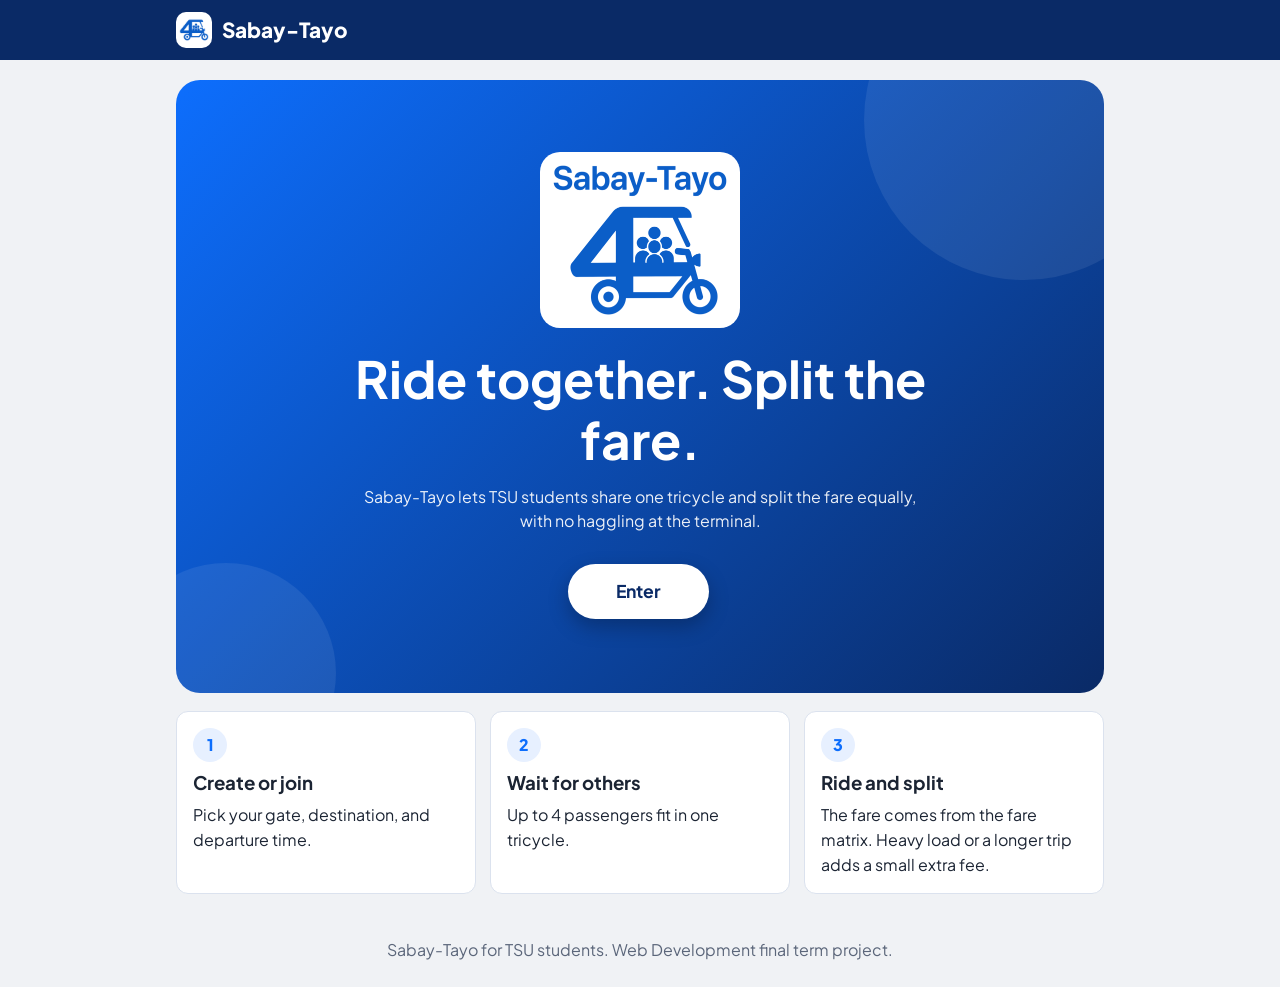
<file: index.html>
<!DOCTYPE html>
<html lang="en">
<head>
  <meta charset="utf-8">
  <meta name="viewport" content="width=device-width, initial-scale=1">
  <title>Welcome | Sabay-Tayo TSU Tricycle Fare Splitter</title>
  <meta name="theme-color" content="#0a2a66">
  <meta name="description" content="Split tricycle fares with other TSU students. Join or create a ride group.">
  <link rel="icon" href="data:image/svg+xml,<svg xmlns='http://www.w3.org/2000/svg' viewBox='0 0 100 100'><text y='.9em' font-size='90'>🛺</text></svg>">
  <link rel="stylesheet" href="https://fonts.googleapis.com/css2?family=Plus+Jakarta+Sans:wght@400;600;800&display=swap">
  <link rel="stylesheet" href="style.css">
</head>
<body>
  <header>
    <div class="bar">
      <span class="logo"><img class="mark" src="logo-icon.png" alt="" width="36" height="36">Sabay-Tayo</span>
      <div class="bar-right">
        <div id="session" hidden>
          <span id="who"></span>
          <button class="btn light" id="logout" type="button">Sign out</button>
        </div>
      </div>
    </div>
  </header>

  <main>
    <section class="hero2">
      <img class="herologo" src="logo.png" alt="Sabay-Tayo logo: a tricycle carrying a group of passengers" width="720" height="623">
      <h1>Ride together. Split the fare.</h1>
      <p>Sabay-Tayo lets TSU students share one tricycle and split the fare equally, with no haggling at the terminal.</p>
      <a class="btn enter" href="auth.html">Enter</a>
    </section>

    <section class="steps">
      <div class="card">
        <div class="step">1</div>
        <h3>Create or join</h3>
        <p>Pick your gate, destination, and departure time.</p>
      </div>
      <div class="card">
        <div class="step">2</div>
        <h3>Wait for others</h3>
        <p>Up to 4 passengers fit in one tricycle.</p>
      </div>
      <div class="card">
        <div class="step">3</div>
        <h3>Ride and split</h3>
        <p>The fare comes from the fare matrix. Heavy load or a longer trip adds a small extra fee.</p>
      </div>
    </section>
  </main>

  <footer>
    <p>Sabay-Tayo for TSU students. Web Development final term project.</p>
  </footer>
</body>
</html>
</file>
<file: style.css>
/* ---------- Colors (CSS variables) ---------- */
:root {
  --blue: #0d6efd;
  --navy: #0a2a66;
  --green: #198754;
  --red: #dc3545;
  --bg: #f0f2f5;
  --text: #1b2433;
}

/* ---------- Base ---------- */
* {
  box-sizing: border-box;
  margin: 0;
  padding: 0;
}

body {
  font-family: "Plus Jakarta Sans", system-ui, Arial, sans-serif;
  background: var(--bg);
  color: var(--text);
  line-height: 1.55;
  overflow-x: hidden;
}

main {
  max-width: 960px;
  margin: 20px auto;
  padding: 0 16px;
}

h1,
h2,
h3 {
  line-height: 1.2;
  margin-bottom: 8px;
}

footer {
  text-align: center;
  padding: 24px;
  color: #5b667a;
}

[hidden] {
  display: none !important;
}

/* ---------- Header ---------- */
header {
  background: var(--navy);
  color: #fff;
}

.bar {
  max-width: 960px;
  margin: auto;
  padding: 12px 16px;
  display: flex;
  justify-content: space-between;
  align-items: center;
  flex-wrap: wrap;
  gap: 8px;
}

.logo {
  display: flex;
  align-items: center;
  gap: 10px;
  font-weight: 800;
  font-size: 1.3rem;
}

/* the small logo in the header */
.mark {
  display: block;
  width: 36px;
  height: 36px;
  border-radius: 10px;
  background: #fff;
}

.bar-right {
  display: flex;
  align-items: center;
  gap: 10px;
}

#session {
  display: flex;
  align-items: center;
  gap: 10px;
}

#install {
  margin: 0;
  padding: 6px 12px;
}

#session .btn {
  margin: 0;
  padding: 6px 12px;
}

/* ---------- Buttons ---------- */
.btn {
  display: inline-block;
  border: 0;
  border-radius: 10px;
  padding: 10px 16px;
  font: inherit;
  font-weight: 700;
  cursor: pointer;
  background: var(--blue);
  color: #fff;
  text-decoration: none;
  margin: 2px 4px 2px 0;
  transition: background-color 0.3s ease, transform 0.3s ease;
}

.btn:hover {
  transform: scale(1.05);
}

.btn.light {
  background: #fff;
  color: var(--navy);
}

.btn.line {
  border: 1px solid #b8c3d6;
}

.btn.green {
  background: var(--green);
}

.btn.red {
  background: var(--red);
}

.btn.full {
  width: 100%;
  margin: 6px 0 0;
}

/* ---------- Cards and grid ---------- */
.card {
  background: #fff;
  border-radius: 12px;
  padding: 16px;
  border: 1px solid #dbe2ee;
  margin-bottom: 14px;
  transition: transform 0.3s ease, box-shadow 0.3s ease;
}

.card.ready {
  border: 2px solid var(--green);
}

.card.waiting {
  border: 2px solid var(--red);
}

.card.clickable {
  cursor: pointer;
}

/* 1 column on phones, 2 columns on tablets, 3 columns on laptops */
.grid {
  display: grid;
  grid-template-columns: 1fr;
  gap: 14px;
}

.grid .card {
  margin: 0;
}

.grid .card:hover {
  transform: translateY(-4px);
  box-shadow: 0 6px 16px rgba(0, 0, 0, 0.12);
}

.grid .empty-card {
  grid-column: 1 / -1;
}

.row {
  display: flex;
  justify-content: space-between;
  align-items: center;
  gap: 8px;
  margin: 6px 0;
}

.center {
  text-align: center;
}

.small {
  font-size: 0.85rem;
  color: #5b667a;
}

/* ---------- Badges and avatars ---------- */
.badge {
  display: inline-block;
  padding: 2px 10px;
  border-radius: 99px;
  font-size: 0.8rem;
  font-weight: 700;
  color: #fff;
  background: var(--blue);
}

.badge.ready {
  background: var(--green);
}

.badge.urgent {
  background: var(--red);
}

.badge.wait {
  background: #e08a00;
}

.av {
  display: inline-flex;
  align-items: center;
  justify-content: center;
  width: 26px;
  height: 26px;
  border-radius: 50%;
  background: #e7f0ff;
  color: var(--navy);
  font-size: 0.75rem;
  font-weight: 800;
  margin-right: 4px;
}

.av.empty {
  background: #f0f2f5;
  color: #8a94a6;
}

/* ---------- Messages and banners ---------- */
.msg {
  margin-top: 10px;
  font-weight: 700;
}

.err {
  color: var(--red);
}

.banner {
  background: #e6f4ec;
  border: 1px solid var(--green);
  color: #0d5a35;
  border-radius: 12px;
  padding: 12px;
  font-weight: 700;
  margin-bottom: 12px;
}

.banner.red {
  background: #fdecee;
  border-color: var(--red);
  color: #8f1d29;
}

.poll {
  background: #fff8e6;
  border: 1px solid #f0c36d;
  border-radius: 12px;
  padding: 12px;
  margin: 10px 0;
  text-align: left;
}

.check {
  width: 72px;
  height: 72px;
  border-radius: 50%;
  background: #e6f4ec;
  color: var(--green);
  display: flex;
  align-items: center;
  justify-content: center;
  font-size: 2.2rem;
  margin: 8px auto;
}

/* The QR code: white box with a border. Tap it to make it bigger. */
.qrbox {
  width: 220px;
  max-width: 100%;
  margin: 10px auto;
  border: 1px solid #dbe2ee;
  border-radius: 12px;
  background: #fff;
  cursor: zoom-in;
  transition: width 0.3s ease;
}

.qrbox.big {
  width: 420px;
  cursor: zoom-out;
}

.qrsvg {
  display: block;
  width: 100%;
  height: auto;
}

/* ---------- Forms ---------- */
label {
  display: block;
  font-weight: 700;
  margin: 12px 0 4px;
}

input,
select,
textarea {
  width: 100%;
  padding: 10px;
  border: 1px solid #b8c3d6;
  border-radius: 10px;
  font: inherit;
}

input[type=radio] {
  width: auto;
}

a:focus,
button:focus,
input:focus,
select:focus {
  outline: 3px solid #ffc107;
  outline-offset: 2px;
}

fieldset {
  border: 0;
  padding: 0;
}

legend {
  font-weight: 700;
  margin: 12px 0 4px;
  padding: 0;
}

/* ---------- Tables ---------- */
table {
  width: 100%;
  border-collapse: collapse;
  background: #fff;
  margin: 10px 0;
}

main > table {
  display: block;
  overflow-x: auto;
  width: 100%;
}

th,
td {
  padding: 10px;
  border: 1px solid #dbe2ee;
  text-align: left;
}

th {
  background: #e7f0ff;
}

caption {
  text-align: left;
  font-weight: 700;
  padding: 4px 0;
}

td input {
  width: 90px;
  padding: 6px;
}

.scroll {
  overflow-x: auto;
  width: 100%;
}

/* ---------- Home page ---------- */
.hero2 {
  background: linear-gradient(135deg, #0d6efd 0%, #0a2a66 100%);
  color: #fff;
  border-radius: 24px;
  padding: 72px 24px;
  text-align: center;
  margin-top: 8px;
  position: relative;
  overflow: hidden;
}

.hero2::before,
.hero2::after {
  content: "";
  position: absolute;
  border-radius: 50%;
  background: rgba(255, 255, 255, 0.08);
}

.hero2::before {
  width: 320px;
  height: 320px;
  top: -120px;
  right: -80px;
}

.hero2::after {
  width: 220px;
  height: 220px;
  bottom: -90px;
  left: -60px;
}

.hero2 h1,
.hero2 p,
.hero2 a {
  position: relative;
}

/* the big logo on the welcome page */
.herologo {
  display: block;
  width: 200px;
  max-width: 60%;
  height: auto;
  margin: 0 auto 20px;
  padding: 10px;
  border-radius: 20px;
  background: #fff;
  position: relative;
}

.hero2 h1 {
  font-size: 2.2rem;
  margin: 0 auto 14px;
  max-width: 16ch;
}

.hero2 p {
  max-width: 48ch;
  margin: 0 auto 28px;
  opacity: 0.92;
}

.btn.enter {
  background: #fff;
  color: var(--navy);
  padding: 14px 48px;
  font-size: 1.1rem;
  border-radius: 999px;
  box-shadow: 0 8px 20px rgba(0, 0, 0, 0.25);
}

.steps {
  display: grid;
  grid-template-columns: 1fr;
  gap: 14px;
  margin: 18px 0;
}

.steps .card {
  margin: 0;
}

.step {
  display: flex;
  align-items: center;
  justify-content: center;
  width: 34px;
  height: 34px;
  border-radius: 50%;
  background: #e7f0ff;
  color: var(--blue);
  font-weight: 800;
  margin-bottom: 10px;
}

/* ---------- Log in / sign up page ---------- */
.authbox {
  max-width: 440px;
  margin: 24px auto;
}

.authbox .card {
  padding: 24px;
}

.seg {
  display: flex;
  background: #e3e8f1;
  border-radius: 12px;
  padding: 4px;
  gap: 4px;
  margin: 14px 0;
}

.seg button {
  flex: 1;
  border: 0;
  background: none;
  padding: 10px;
  border-radius: 9px;
  font: inherit;
  font-weight: 700;
  color: #4a5568;
  cursor: pointer;
}

.seg button.on {
  background: #fff;
  color: var(--blue);
  box-shadow: 0 1px 3px rgba(0, 0, 0, 0.15);
}

.pills {
  display: flex;
  gap: 10px;
}

.pills label {
  flex: 1;
  margin: 0;
  border: 2px solid #cbd5e1;
  border-radius: 12px;
  padding: 10px;
  text-align: center;
  cursor: pointer;
  background: #fff;
}

/* ---------- Admin page ---------- */
.photobox {
  background: #fff;
  border: 1px solid #dbe2ee;
  border-radius: 14px;
  padding: 16px;
  margin-top: 14px;
}

.photobox img {
  display: block;
  max-width: 100%;
  margin-bottom: 10px;
}

/* ---------- Ride tracker (progress steps) ---------- */
.tracker {
  list-style: none;
  display: flex;
  justify-content: space-between;
  gap: 4px;
  margin: 14px 0 8px;
}

.tracker li {
  flex: 1;
  text-align: center;
  font-size: 0.72rem;
  color: #8a94a6;
  position: relative;
}

.tracker li span {
  display: flex;
  align-items: center;
  justify-content: center;
  width: 28px;
  height: 28px;
  margin: 0 auto 4px;
  border-radius: 50%;
  background: #e3e8f1;
  color: #5b667a;
  font-weight: 800;
  font-size: 0.8rem;
  position: relative;
  z-index: 1;
}

/* the line that joins one step to the next */
.tracker li::before {
  content: "";
  position: absolute;
  top: 13px;
  left: -50%;
  width: 100%;
  height: 3px;
  background: #e3e8f1;
}

.tracker li:first-child::before {
  display: none;
}

.tracker li.done {
  color: var(--green);
}

.tracker li.done span {
  background: var(--green);
  color: #fff;
}

.tracker li.done::before {
  background: var(--green);
}

.tracker li.now {
  color: var(--blue);
  font-weight: 700;
}

.tracker li.now span {
  background: var(--blue);
  color: #fff;
  transform: scale(1.15);
}

.tracker li.now::before {
  background: var(--green);
}

.eta {
  font-size: 1.1rem;
  font-weight: 700;
  margin: 8px 0 12px;
}

/* ---------- My options (discount + heavy load) ---------- */
.options {
  background: #f3f7ff;
  border: 1px solid #c9d9f5;
  border-radius: 12px;
  padding: 12px;
  margin: 10px 0;
  text-align: left;
}

/* ---------- Toggle switches ---------- */
.switch {
  display: flex;
  align-items: center;
  gap: 10px;
  font-weight: 600;
  margin: 8px 0;
  cursor: pointer;
}

.switch input {
  position: absolute;
  opacity: 0;
  width: 0;
  height: 0;
}

.slider {
  position: relative;
  flex: none;
  width: 46px;
  height: 26px;
  border-radius: 99px;
  background: #cbd5e1;
  transition: background-color 0.3s ease;
}

.slider::before {
  content: "";
  position: absolute;
  top: 3px;
  left: 3px;
  width: 20px;
  height: 20px;
  border-radius: 50%;
  background: #fff;
  transition: transform 0.3s ease;
}

.switch input:checked + .slider {
  background: var(--green);
}

.switch input:checked + .slider::before {
  transform: translateX(20px);
}

.switch input:focus + .slider {
  outline: 3px solid #ffc107;
  outline-offset: 2px;
}

/* ---------- Fare splitter ---------- */
.splitrow {
  display: grid;
  grid-template-columns: 1fr;
  gap: 2px;
  border-top: 1px solid #dbe2ee;
  padding: 10px 0;
  margin-top: 10px;
}

#sresult {
  margin-top: 6px;
}

td select {
  padding: 6px;
}

/* ---------- Fade-in animation ---------- */
@keyframes fadeIn {
  0% {
    opacity: 0;
  }

  100% {
    opacity: 1;
  }
}

.hero2,
.authbox,
.card,
.banner {
  animation: fadeIn 0.5s ease-in;
}

/* ---------- Media queries ---------- */
@media screen and (min-width: 600px) {
  .splitrow {
    grid-template-columns: 1fr 2fr 1fr 1fr;
    gap: 10px;
    align-items: end;
  }

  .grid {
    grid-template-columns: repeat(2, 1fr);
  }

  .steps {
    grid-template-columns: repeat(3, 1fr);
  }
}

@media screen and (min-width: 900px) {
  .grid {
    grid-template-columns: repeat(3, 1fr);
  }

  .hero2 h1 {
    font-size: 3.2rem;
  }
}

@media screen and (max-width: 480px) {
  .hero2 {
    padding: 48px 16px;
  }

  .btn.enter {
    padding: 12px 36px;
  }

  th,
  td {
    padding: 8px 6px;
    font-size: 0.85rem;
  }

  td .btn {
    width: 100%;
    margin: 2px 0;
    padding: 6px 10px;
    font-size: 0.8rem;
  }
}
</file>
